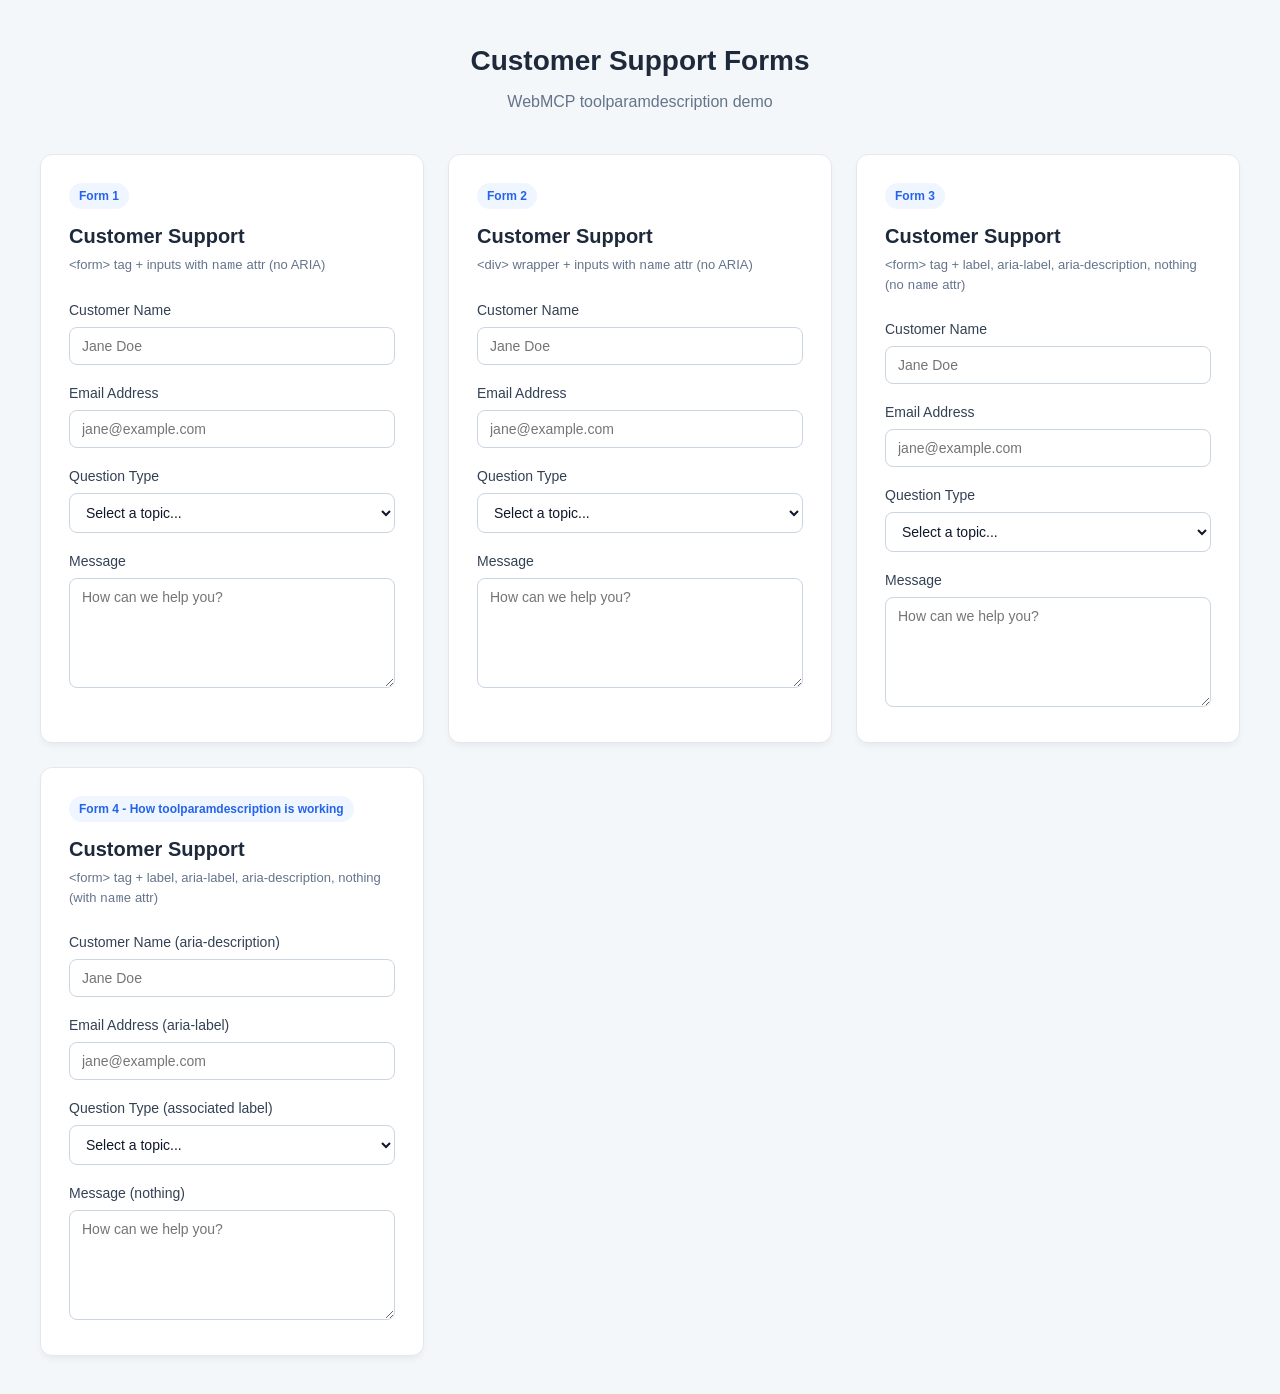
<file: index.html>
<!DOCTYPE html>
<html lang="en">
<head>
  <meta charset="UTF-8">
  <meta name="viewport" content="width=device-width, initial-scale=1.0">
  <title>Customer Support - Form Variations</title>
  <style>
    * {
      box-sizing: border-box;
      margin: 0;
      padding: 0;
    }

    body {
      font-family: -apple-system, BlinkMacSystemFont, "Segoe UI", Roboto, Helvetica, Arial, sans-serif;
      background-color: #f4f7f9;
      color: #1e293b;
      padding: 40px 20px;
      line-height: 1.5;
    }

    .page-header {
      text-align: center;
      margin-bottom: 40px;
    }

    .page-header h1 {
      font-size: 28px;
      margin-bottom: 8px;
    }

    .page-header p {
      color: #64748b;
    }

    .forms-grid {
      display: grid;
      grid-template-columns: repeat(auto-fit, minmax(340px, 1fr));
      gap: 24px;
      max-width: 1200px;
      margin: 0 auto;
    }

    .card {
      background: #ffffff;
      border: 1px solid #e2e8f0;
      border-radius: 12px;
      padding: 28px;
      box-shadow: 0 4px 6px -1px rgba(0, 0, 0, 0.05);
    }

    .card-badge {
      display: inline-block;
      font-size: 12px;
      font-weight: 600;
      color: #2563eb;
      background: #eff6ff;
      padding: 4px 10px;
      border-radius: 999px;
      margin-bottom: 12px;
    }

    .card h2 {
      font-size: 20px;
      margin-bottom: 4px;
    }

    .card-subtitle {
      font-size: 13px;
      color: #64748b;
      margin-bottom: 24px;
    }

    .field-group {
      margin-bottom: 18px;
    }

    .field-group:last-child {
      margin-bottom: 0;
    }

    /* Matches both <span class="field-label"> (Forms 1 & 2) and <label class="field-label"> (Form 3) */
    .field-label {
      display: block;
      font-size: 14px;
      font-weight: 500;
      color: #334155;
      margin-bottom: 6px;
    }

    .form-control {
      width: 100%;
      padding: 10px 12px;
      font-size: 14px;
      font-family: inherit;
      color: #0f172a;
      background-color: #ffffff;
      border: 1px solid #cbd5e1;
      border-radius: 8px;
      transition: border-color 0.15s ease, box-shadow 0.15s ease;
    }

    .form-control:focus {
      outline: none;
      border-color: #2563eb;
      box-shadow: 0 0 0 3px rgba(37, 99, 235, 0.15);
    }

    textarea.form-control {
      min-height: 110px;
      resize: vertical;
    }
  </style>
</head>
<body>

<header class="page-header">
  <h1>Customer Support Forms</h1>
  <p>WebMCP toolparamdescription demo</p>
</header>

<main class="forms-grid">

  <!-- =====================================================================
       FORM 1: Normal <form> tag, inputs with `name` attributes. No ARIA, no <label>.
       ===================================================================== -->
  <section class="card">
    <span class="card-badge">Form 1</span>
    <h2>Customer Support</h2>
    <p class="card-subtitle">&lt;form&gt; tag + inputs with <code>name</code> attr (no ARIA)</p>

    <form toolname="customer-support-form-1" tooldescription="Send customer request 1">
      <div class="field-group">
        <span class="field-label">Customer Name</span>
        <input type="text" name="customer_name" class="form-control" placeholder="Jane Doe">
      </div>

      <div class="field-group">
        <span class="field-label">Email Address</span>
        <input type="email" name="customer_email" class="form-control" placeholder="jane@example.com">
      </div>

      <div class="field-group">
        <span class="field-label">Question Type</span>
        <select name="question_type" class="form-control">
          <option value="" disabled selected>Select a topic...</option>
          <option value="billing">Billing &amp; Payments</option>
          <option value="technical">Technical Support</option>
          <option value="account">Account Access</option>
          <option value="general">General Inquiry</option>
        </select>
      </div>

      <div class="field-group">
        <span class="field-label">Message</span>
        <textarea name="message" class="form-control" placeholder="How can we help you?"></textarea>
      </div>
    </form>
  </section>

  <!-- =====================================================================
       FORM 2: <div> wrapper instead of <form>, inputs with `name` attributes. No ARIA, no <label>.
       ===================================================================== -->
  <section class="card">
    <span class="card-badge">Form 2</span>
    <h2>Customer Support</h2>
    <p class="card-subtitle">&lt;div&gt; wrapper + inputs with <code>name</code> attr (no ARIA)</p>

    <div class="div-form-wrapper" toolname="customer-support-form-2" tooldescription="Send customer request 2">
      <div class="field-group">
        <span class="field-label">Customer Name</span>
        <input type="text" name="customer_name" class="form-control" placeholder="Jane Doe">
      </div>

      <div class="field-group">
        <span class="field-label">Email Address</span>
        <input type="email" name="customer_email" class="form-control" placeholder="jane@example.com">
      </div>

      <div class="field-group">
        <span class="field-label">Question Type</span>
        <select name="question_type" class="form-control">
          <option value="" disabled selected>Select a topic...</option>
          <option value="billing">Billing &amp; Payments</option>
          <option value="technical">Technical Support</option>
          <option value="account">Account Access</option>
          <option value="general">General Inquiry</option>
        </select>
      </div>

      <div class="field-group">
        <span class="field-label">Message</span>
        <textarea name="message" class="form-control" placeholder="How can we help you?"></textarea>
      </div>
    </div>
  </section>

  <!-- =====================================================================
       FORM 3: <form> tag, inputs WITHOUT `name` attribute, associated <label for="...">
       ===================================================================== -->
  <section class="card">
    <span class="card-badge">Form 3</span>
    <h2>Customer Support</h2>
    <p class="card-subtitle">&lt;form&gt; tag + label, aria-label, aria-description, nothing (no <code>name</code> attr)</p>

    <form toolname="customer-support-form-3" tooldescription="Send customer request 3">
      <div class="field-group">
        <label class="field-label">Customer Name</label>
        <input  aria-description="Customer's name" id="f3-customer-name" type="text" class="form-control" placeholder="Jane Doe">
      </div>

      <div class="field-group">
        <label class="field-label">Email Address</label>
        <input id="f3-customer-email" aria-label="customer email" type="email" class="form-control" placeholder="jane@example.com">
      </div>

      <div class="field-group">
        <label for="f3-question-type" class="field-label">Question Type</label>
        <select id="f3-question-type" class="form-control">
          <option value="" disabled selected>Select a topic...</option>
          <option value="billing">Billing &amp; Payments</option>
          <option value="technical">Technical Support</option>
          <option value="account">Account Access</option>
          <option value="general">General Inquiry</option>
        </select>
      </div>

      <div class="field-group">
        <label class="field-label">Message</label>
        <textarea id="f3-message" class="form-control" placeholder="How can we help you?"></textarea>
      </div>
    </form>
  </section>

  <!-- =====================================================================
       FORM 4: <form> tag, inputs WITH `name` attribute, associated <label for="...">
       ===================================================================== -->
  <section class="card">
    <span class="card-badge">Form 4 - How toolparamdescription is working</span>
    <h2>Customer Support</h2>
    <p class="card-subtitle">&lt;form&gt; tag + label, aria-label, aria-description, nothing (with <code>name</code> attr)</p>

    <form toolname="customer-support-form-4" tooldescription="Send customer request 4">
      <div class="field-group">
        <label class="field-label">Customer Name (aria-description)</label>
        <input name="customer_name" aria-description="Customer's name" id="f4-customer-name" type="text" class="form-control" placeholder="Jane Doe">
      </div>

      <div class="field-group">
        <label class="field-label">Email Address (aria-label)</label>
        <input name="customer_email" id="f4-customer-email" aria-label="customer email" type="email" class="form-control" placeholder="jane@example.com">
      </div>

      <div class="field-group">
        <label for="f4-question-type" class="field-label">Question Type (associated label)</label>
        <select name="question_type" id="f4-question-type" class="form-control">
          <option value="" disabled selected>Select a topic...</option>
          <option value="billing">Billing &amp; Payments</option>
          <option value="technical">Technical Support</option>
          <option value="account">Account Access</option>
          <option value="general">General Inquiry</option>
        </select>
      </div>

      <div class="field-group">
        <label class="field-label">Message (nothing)</label>
        <textarea name="message" id="f4-message" class="form-control" placeholder="How can we help you?"></textarea>
      </div>
    </form>
  </section>

</main>

</body>
</html>
</file>
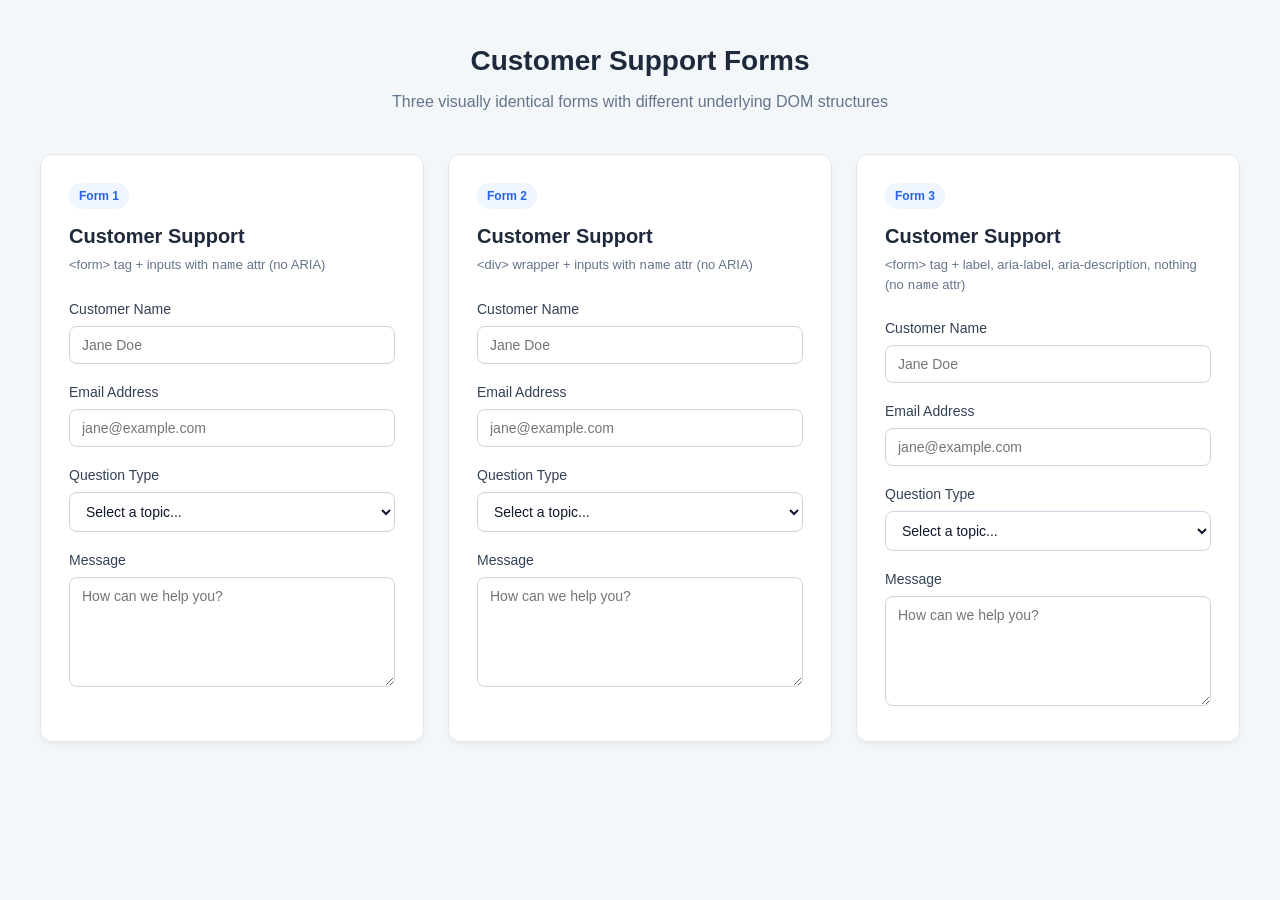
<file: example/index.html>
<!DOCTYPE html>
<html lang="en">
<head>
  <meta charset="UTF-8">
  <meta name="viewport" content="width=device-width, initial-scale=1.0">
  <title>Customer Support - Form Variations</title>
  <style>
    * {
      box-sizing: border-box;
      margin: 0;
      padding: 0;
    }

    body {
      font-family: -apple-system, BlinkMacSystemFont, "Segoe UI", Roboto, Helvetica, Arial, sans-serif;
      background-color: #f4f7f9;
      color: #1e293b;
      padding: 40px 20px;
      line-height: 1.5;
    }

    .page-header {
      text-align: center;
      margin-bottom: 40px;
    }

    .page-header h1 {
      font-size: 28px;
      margin-bottom: 8px;
    }

    .page-header p {
      color: #64748b;
    }

    .forms-grid {
      display: grid;
      grid-template-columns: repeat(auto-fit, minmax(340px, 1fr));
      gap: 24px;
      max-width: 1200px;
      margin: 0 auto;
    }

    .card {
      background: #ffffff;
      border: 1px solid #e2e8f0;
      border-radius: 12px;
      padding: 28px;
      box-shadow: 0 4px 6px -1px rgba(0, 0, 0, 0.05);
    }

    .card-badge {
      display: inline-block;
      font-size: 12px;
      font-weight: 600;
      color: #2563eb;
      background: #eff6ff;
      padding: 4px 10px;
      border-radius: 999px;
      margin-bottom: 12px;
    }

    .card h2 {
      font-size: 20px;
      margin-bottom: 4px;
    }

    .card-subtitle {
      font-size: 13px;
      color: #64748b;
      margin-bottom: 24px;
    }

    .field-group {
      margin-bottom: 18px;
    }

    .field-group:last-child {
      margin-bottom: 0;
    }

    /* Matches both <span class="field-label"> (Forms 1 & 2) and <label class="field-label"> (Form 3) */
    .field-label {
      display: block;
      font-size: 14px;
      font-weight: 500;
      color: #334155;
      margin-bottom: 6px;
    }

    .form-control {
      width: 100%;
      padding: 10px 12px;
      font-size: 14px;
      font-family: inherit;
      color: #0f172a;
      background-color: #ffffff;
      border: 1px solid #cbd5e1;
      border-radius: 8px;
      transition: border-color 0.15s ease, box-shadow 0.15s ease;
    }

    .form-control:focus {
      outline: none;
      border-color: #2563eb;
      box-shadow: 0 0 0 3px rgba(37, 99, 235, 0.15);
    }

    textarea.form-control {
      min-height: 110px;
      resize: vertical;
    }
  </style>
</head>
<body>

<header class="page-header">
  <h1>Customer Support Forms</h1>
  <p>Three visually identical forms with different underlying DOM structures</p>
</header>

<main class="forms-grid">

  <!-- =====================================================================
       FORM 1: Normal <form> tag, inputs with `name` attributes. No ARIA, no <label>.
       ===================================================================== -->
  <section class="card">
    <span class="card-badge">Form 1</span>
    <h2>Customer Support</h2>
    <p class="card-subtitle">&lt;form&gt; tag + inputs with <code>name</code> attr (no ARIA)</p>

    <form toolname="customer-support-form-1" tooldescription="Send customer request 1">
      <div class="field-group">
        <span class="field-label">Customer Name</span>
        <input type="text" name="customer_name" class="form-control" placeholder="Jane Doe">
      </div>

      <div class="field-group">
        <span class="field-label">Email Address</span>
        <input type="email" name="customer_email" class="form-control" placeholder="jane@example.com">
      </div>

      <div class="field-group">
        <span class="field-label">Question Type</span>
        <select name="question_type" class="form-control">
          <option value="" disabled selected>Select a topic...</option>
          <option value="billing">Billing &amp; Payments</option>
          <option value="technical">Technical Support</option>
          <option value="account">Account Access</option>
          <option value="general">General Inquiry</option>
        </select>
      </div>

      <div class="field-group">
        <span class="field-label">Message</span>
        <textarea name="message" class="form-control" placeholder="How can we help you?"></textarea>
      </div>
    </form>
  </section>

  <!-- =====================================================================
       FORM 2: <div> wrapper instead of <form>, inputs with `name` attributes. No ARIA, no <label>.
       ===================================================================== -->
  <section class="card">
    <span class="card-badge">Form 2</span>
    <h2>Customer Support</h2>
    <p class="card-subtitle">&lt;div&gt; wrapper + inputs with <code>name</code> attr (no ARIA)</p>

    <div class="div-form-wrapper" toolname="customer-support-form-2" tooldescription="Send customer request 2">
      <div class="field-group">
        <span class="field-label">Customer Name</span>
        <input type="text" name="customer_name" class="form-control" placeholder="Jane Doe">
      </div>

      <div class="field-group">
        <span class="field-label">Email Address</span>
        <input type="email" name="customer_email" class="form-control" placeholder="jane@example.com">
      </div>

      <div class="field-group">
        <span class="field-label">Question Type</span>
        <select name="question_type" class="form-control">
          <option value="" disabled selected>Select a topic...</option>
          <option value="billing">Billing &amp; Payments</option>
          <option value="technical">Technical Support</option>
          <option value="account">Account Access</option>
          <option value="general">General Inquiry</option>
        </select>
      </div>

      <div class="field-group">
        <span class="field-label">Message</span>
        <textarea name="message" class="form-control" placeholder="How can we help you?"></textarea>
      </div>
    </div>
  </section>

  <!-- =====================================================================
       FORM 3: <form> tag, inputs WITHOUT `name` attribute, associated <label for="...">
       ===================================================================== -->
  <section class="card">
    <span class="card-badge">Form 3</span>
    <h2>Customer Support</h2>
    <p class="card-subtitle">&lt;form&gt; tag + label, aria-label, aria-description, nothing (no <code>name</code> attr)</p>

    <form toolname="customer-support-form-3" tooldescription="Send customer request 3">
      <div class="field-group">
        <label class="field-label">Customer Name</label>
        <input aria-description="Question the user can ask" id="f3-customer-name" type="text" class="form-control" placeholder="Jane Doe">
      </div>

      <div class="field-group">
        <label class="field-label">Email Address</label>
        <input id="f3-customer-email" aria-label="customer email" type="email" class="form-control" placeholder="jane@example.com">
      </div>

      <div class="field-group">
        <label for="f3-question-type" class="field-label">Question Type</label>
        <select id="f3-question-type" class="form-control">
          <option value="" disabled selected>Select a topic...</option>
          <option value="billing">Billing &amp; Payments</option>
          <option value="technical">Technical Support</option>
          <option value="account">Account Access</option>
          <option value="general">General Inquiry</option>
        </select>
      </div>

      <div class="field-group">
        <label class="field-label">Message</label>
        <textarea id="f3-message" class="form-control" placeholder="How can we help you?"></textarea>
      </div>
    </form>
  </section>

</main>

</body>
</html>
</file>
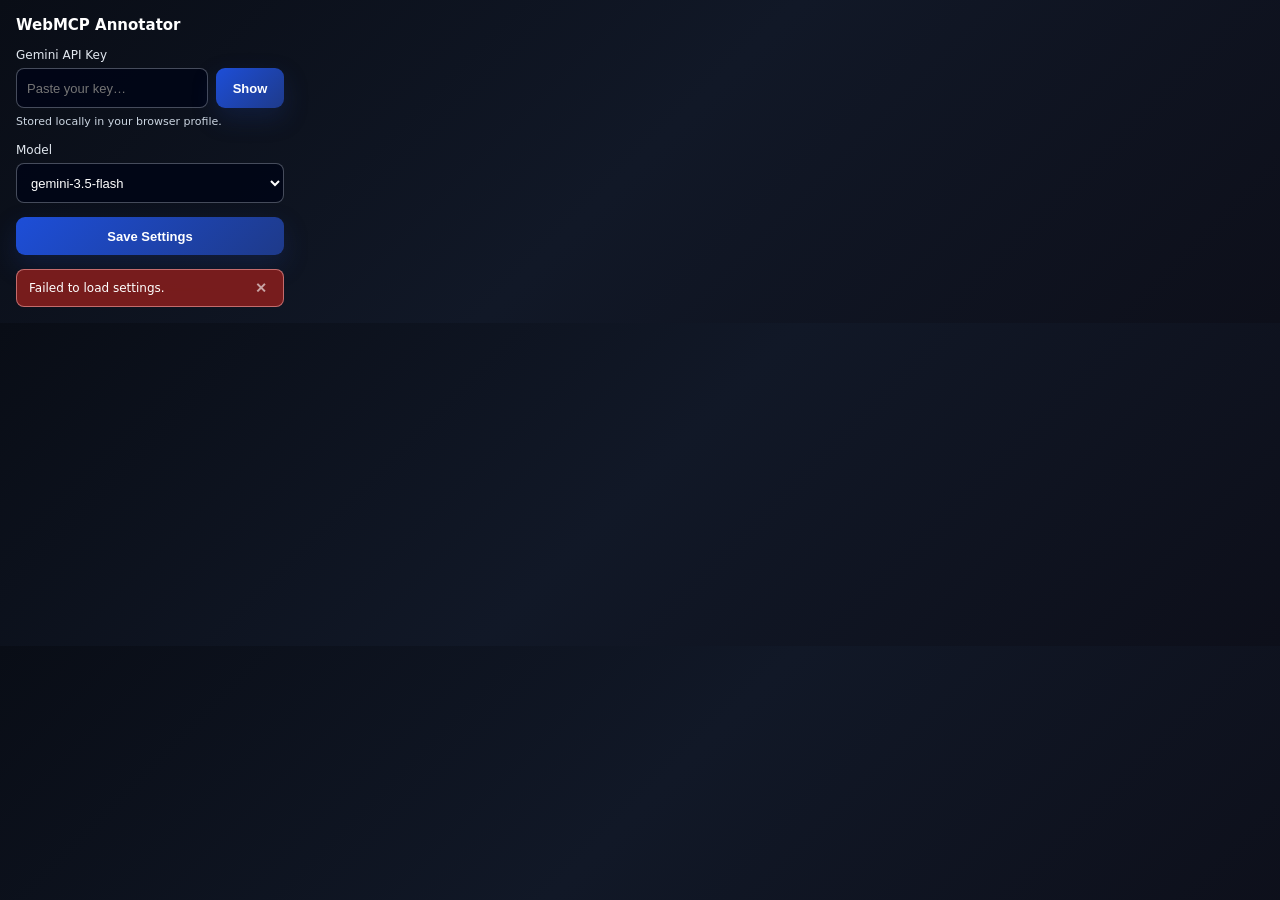
<file: popup.html>
<!DOCTYPE html>
<html lang="en">

<head>
  <meta charset="UTF-8">
  <meta name="viewport" content="width=device-width, initial-scale=1.0">
  <title>WebMCP Annotator</title>
  <link rel="stylesheet" href="popup.css">
</head>

<body>
  <h2>WebMCP Annotator</h2>

  <div class="field">
    <label for="settings-api-key">Gemini API Key</label>
    <div class="input-row">
      <input type="password" id="settings-api-key" placeholder="Paste your key…" autocomplete="off" spellcheck="false">
      <button id="toggle-key" type="button">Show</button>
    </div>
    <small class="help-text">Stored locally in your browser profile.</small>
  </div>

  <div class="field">
    <label for="settings-model">Model</label>
    <select id="settings-model">
      <option value="gemini-3.5-flash">gemini-3.5-flash</option>
      <option value="gemini-3.6-flash">gemini-3.6-flash</option>
      <option value="gemini-3.8-flash">gemini-3.8-flash</option>
      <option value="gemma-4-31b-it">gemma-4-31b-it</option>
    </select>
  </div>

  <button id="btn-save-settings" type="button">Save Settings</button>

  <div id="status" class="status-box" role="status" aria-live="polite">
    <span class="status-text"></span>
    <button id="status-close" type="button" aria-label="Dismiss">✕</button>
  </div>

  <script src="popup.js"></script>
</body>

</html>
</file>
<file: popup.css>
:root {
  color-scheme: dark;
  --webmcp-bg-gradient: linear-gradient(135deg, #090d16 0%, #111827 50%, #0d0f1a 100%);
  --webmcp-card-bg: rgba(2, 6, 23, 0.88);
  --webmcp-card-border: rgba(203, 213, 225, 0.34);
  --webmcp-input-bg: rgba(2, 6, 23, 0.94);
  --webmcp-input-focus-border: #93c5fd;
  --webmcp-text-primary: #ffffff;
  --webmcp-text-secondary: #e2e8f0;
  --webmcp-text-muted: #cbd5e1;
  --webmcp-btn-primary: linear-gradient(135deg, #1d4ed8 0%, #1e3a8a 100%);
  --webmcp-btn-hover: linear-gradient(135deg, #1e40af 0%, #1e3a8a 100%);
  --webmcp-btn-shadow: 0 10px 24px rgba(30, 58, 138, 0.28);
  --webmcp-btn-shadow-hover: 0 12px 28px rgba(30, 64, 175, 0.34);
}

*,
*::before,
*::after {
  box-sizing: border-box;
  margin: 0;
  padding: 0;
}

body {
  display: flex;
  flex-direction: column;
  gap: 14px;
  width: 300px;
  padding: 16px;
  font-family: system-ui, sans-serif;
  font-size: 13px;
  background: var(--webmcp-bg-gradient);
  color: var(--webmcp-text-primary);
}

h2 {
  margin-bottom: 0;
  font-size: 15px;
  font-weight: 600;
}

label {
  display: block;
  margin-bottom: 0;
  font-size: 12px;
  font-weight: 500;
  color: var(--webmcp-text-secondary);
}

.field {
  display: flex;
  flex-direction: column;
  gap: 6px;
}

.input-row {
  display: flex;
  gap: 8px;
}

.input-row input {
  flex: 1;
  min-width: 0;
}

input,
select {
  width: 100%;
  min-height: 40px;
  padding: 8px 10px;
  border: 1px solid var(--webmcp-card-border);
  border-radius: 8px;
  font-size: 13px;
  background: var(--webmcp-input-bg);
  color: var(--webmcp-text-primary);
}

input:focus,
select:focus {
  outline: none;
  border-color: var(--webmcp-input-focus-border);
  box-shadow: 0 0 0 3px rgba(147, 197, 253, 0.28);
}

select option,
select optgroup {
  background: #111827;
  color: #f8fafc;
}

button {
  min-height: 38px;
  padding: 10px 14px;
  border: none;
  border-radius: 9px;
  background: var(--webmcp-btn-primary);
  color: #fff;
  font-size: 13px;
  font-weight: 600;
  cursor: pointer;
  box-shadow: var(--webmcp-btn-shadow);
  transition: background .2s ease, box-shadow .2s ease, transform .2s ease;
}

button:hover {
  background: var(--webmcp-btn-hover);
  box-shadow: var(--webmcp-btn-shadow-hover);
  transform: translateY(-1px);
}

button:focus-visible {
  outline: 2px solid #93c5fd;
  outline-offset: 2px;
}

button:disabled {
  opacity: .72;
  cursor: not-allowed;
  transform: none;
  box-shadow: var(--webmcp-btn-shadow);
}

#toggle-key {
  min-width: 68px;
  white-space: nowrap;
}

#btn-save-settings {
  width: 100%;
  margin-top: 0;
}

.help-text {
  display: block;
  color: var(--webmcp-text-muted);
  font-size: 11px;
  line-height: 1.4;
}

.status-box {
  display: none;
  align-items: center;
  gap: 8px;
  margin-top: 0;
  padding: 10px 12px;
  border: 1px solid var(--webmcp-card-border);
  border-radius: 8px;
  font-size: 12px;
}

.status-box.is-visible {
  display: flex;
}

.status-box.success {
  border-color: rgba(134, 239, 172, 0.55);
  background: rgba(20, 83, 45, 0.92);
  color: #ffffff;
}

.status-box.error {
  border-color: rgba(252, 165, 165, 0.58);
  background: rgba(127, 29, 29, 0.94);
  color: #ffffff;
}

.status-box.info {
  border-color: rgba(147, 197, 253, 0.56);
  background: rgba(30, 58, 138, 0.94);
  color: #ffffff;
}

.status-text {
  flex: 1;
}

#status-close {
  min-height: auto;
  padding: 0 4px;
  background: none;
  color: inherit;
  font-size: 14px;
  opacity: .6;
  box-shadow: none;
  transform: none;
  transition: opacity .2s ease;
}

#status-close:hover {
  background: none;
  opacity: 1;
  box-shadow: none;
  transform: none;
}

@media (prefers-contrast: more) {
  :root {
    --webmcp-card-border: rgba(241, 245, 249, 0.62);
    --webmcp-input-focus-border: #bfdbfe;
  }
}
</file>
